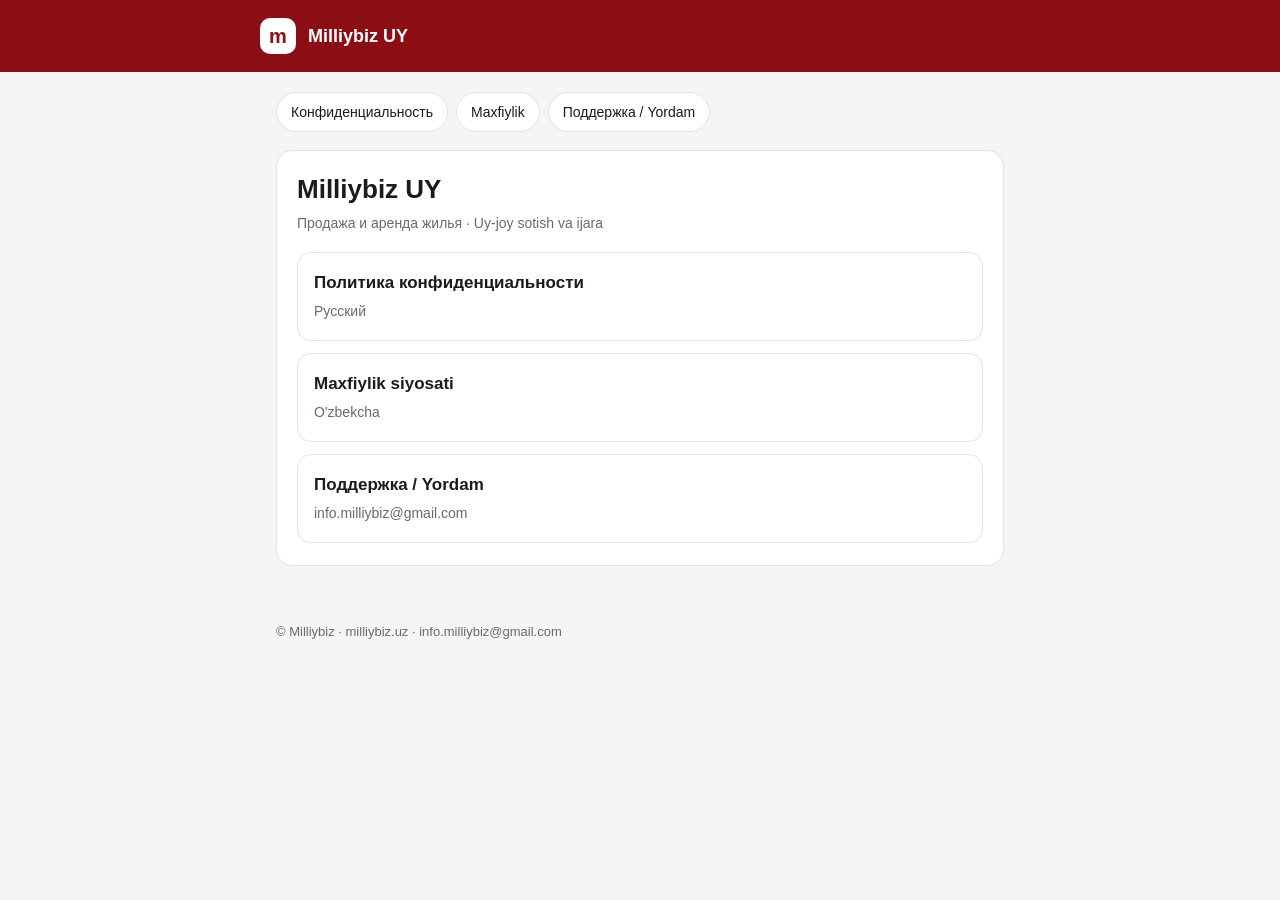
<file: index.html>
<!doctype html>
<html lang="ru">
<head>
<meta charset="utf-8">
<meta name="viewport" content="width=device-width, initial-scale=1">
<title>Milliybiz UY</title>
<meta name="robots" content="index,follow">
<link rel="stylesheet" href="legal.css">
</head>
<body>
<header><div class="in"><div class="brand"><span class="logo">m</span><span>Milliybiz UY</span></div></div></header>
<main>
<nav class="tabs"><a href="privacy-ru.html" hreflang="ru">Конфиденциальность</a><a href="privacy-uz.html" hreflang="uz">Maxfiylik</a><a href="support.html">Поддержка / Yordam</a></nav>
<article>
<h1>Milliybiz UY</h1>
<p class="upd">Продажа и аренда жилья · Uy-joy sotish va ijara</p>
<div class="cards">
<a class="card" href="privacy-ru.html"><b>Политика конфиденциальности</b><span>Русский</span></a>
<a class="card" href="privacy-uz.html"><b>Maxfiylik siyosati</b><span>O'zbekcha</span></a>
<a class="card" href="support.html"><b>Поддержка / Yordam</b><span>info.milliybiz@gmail.com</span></a>
</div>
</article>
</main>
<footer>© Milliybiz · milliybiz.uz · info.milliybiz@gmail.com</footer>
</body>
</html>
</file>
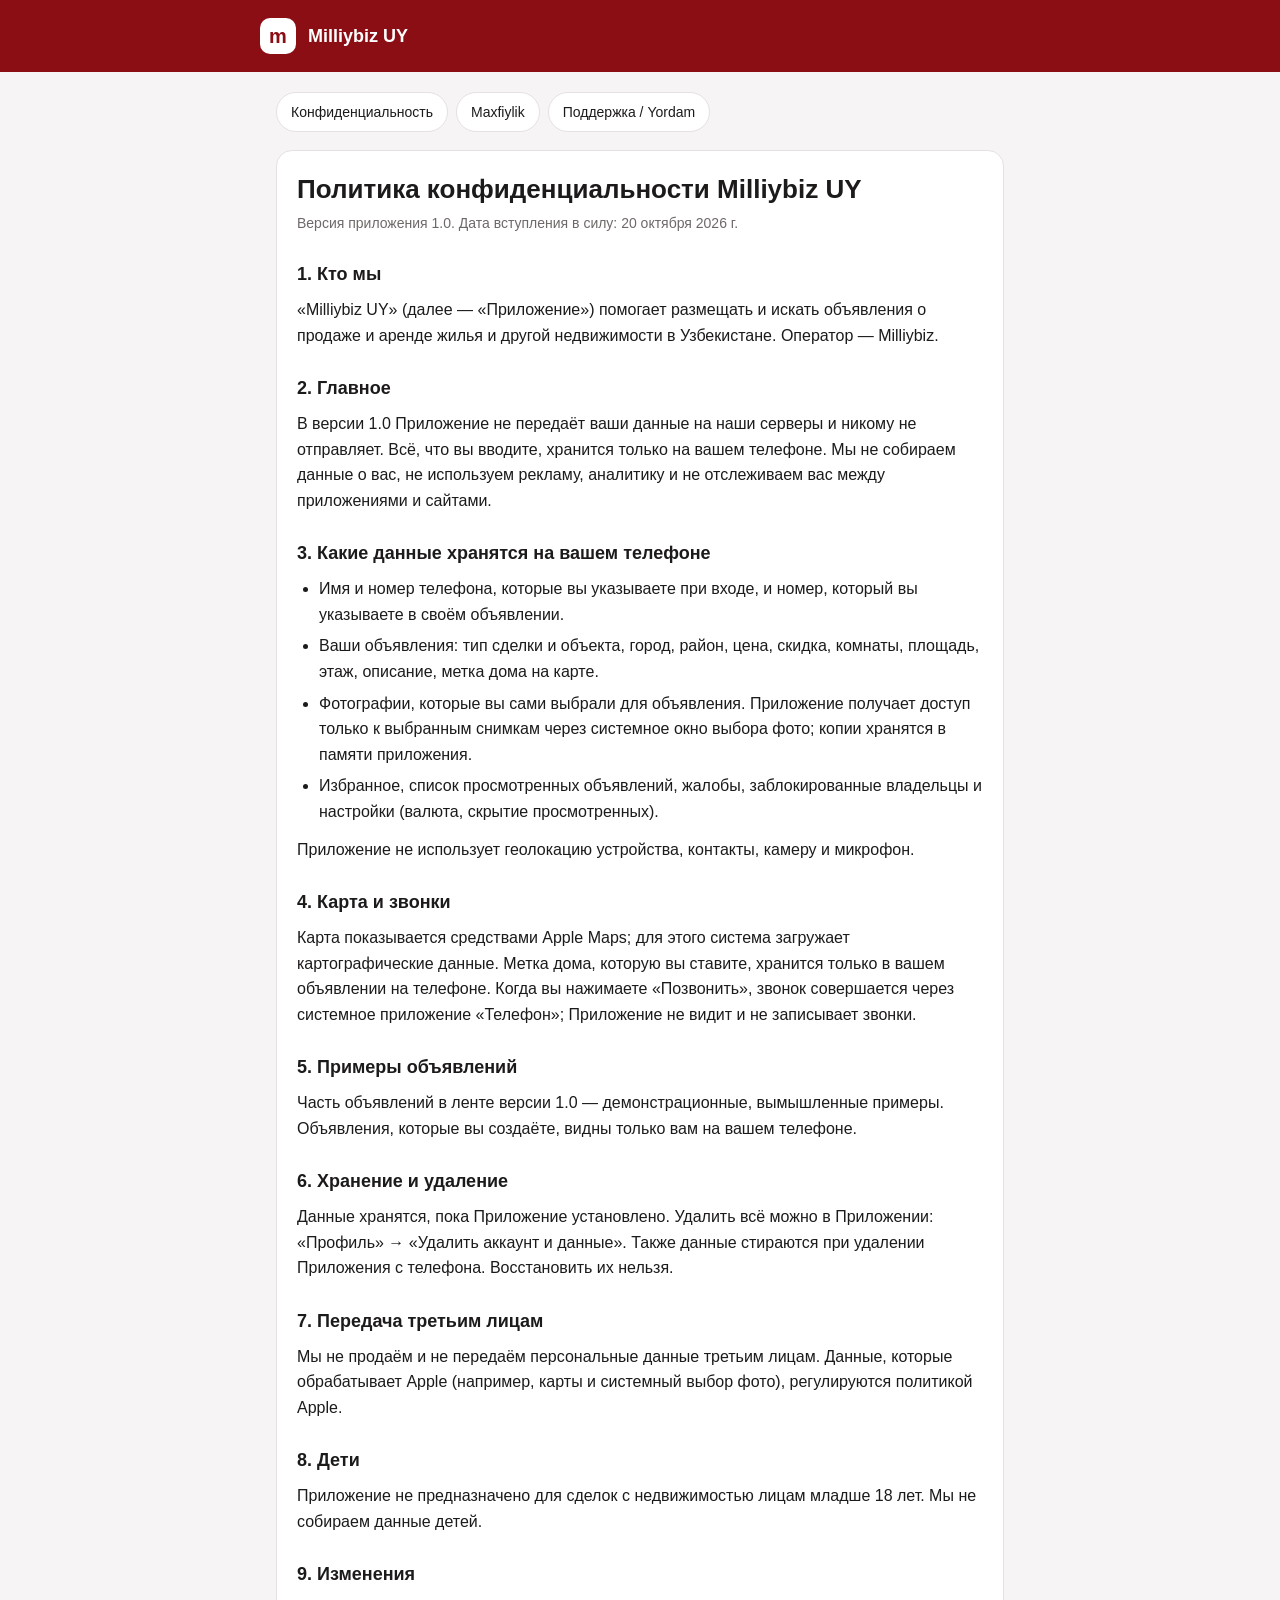
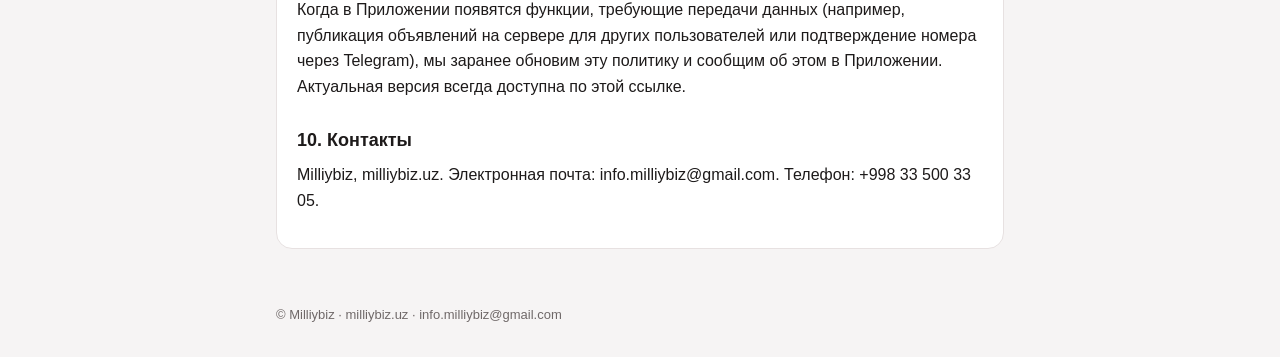
<file: privacy-ru.html>
<!doctype html>
<html lang="ru">
<head>
<meta charset="utf-8">
<meta name="viewport" content="width=device-width, initial-scale=1">
<title>Политика конфиденциальности Milliybiz UY</title>
<meta name="robots" content="index,follow">
<link rel="stylesheet" href="legal.css">
</head>
<body>
<header><div class="in"><div class="brand"><span class="logo">m</span><span>Milliybiz UY</span></div></div></header>
<main>
<nav class="tabs"><a href="privacy-ru.html" hreflang="ru">Конфиденциальность</a><a href="privacy-uz.html" hreflang="uz">Maxfiylik</a><a href="support.html">Поддержка / Yordam</a></nav>
<article>
<h1>Политика конфиденциальности Milliybiz UY</h1>
<p class="upd">Версия приложения 1.0. Дата вступления в силу: 20 октября 2026 г.</p>
<h2>1. Кто мы</h2>
<p>«Milliybiz UY» (далее — «Приложение») помогает размещать и искать объявления о продаже и аренде жилья и другой недвижимости в Узбекистане. Оператор — Milliybiz.</p>
<h2>2. Главное</h2>
<p>В версии 1.0 Приложение не передаёт ваши данные на наши серверы и никому не отправляет. Всё, что вы вводите, хранится только на вашем телефоне. Мы не собираем данные о вас, не используем рекламу, аналитику и не отслеживаем вас между приложениями и сайтами.</p>
<h2>3. Какие данные хранятся на вашем телефоне</h2>
<ul>
  <li>Имя и номер телефона, которые вы указываете при входе, и номер, который вы указываете в своём объявлении.</li>
  <li>Ваши объявления: тип сделки и объекта, город, район, цена, скидка, комнаты, площадь, этаж, описание, метка дома на карте.</li>
  <li>Фотографии, которые вы сами выбрали для объявления. Приложение получает доступ только к выбранным снимкам через системное окно выбора фото; копии хранятся в памяти приложения.</li>
  <li>Избранное, список просмотренных объявлений, жалобы, заблокированные владельцы и настройки (валюта, скрытие просмотренных).</li>
</ul>
<p>Приложение не использует геолокацию устройства, контакты, камеру и микрофон.</p>
<h2>4. Карта и звонки</h2>
<p>Карта показывается средствами Apple Maps; для этого система загружает картографические данные. Метка дома, которую вы ставите, хранится только в вашем объявлении на телефоне. Когда вы нажимаете «Позвонить», звонок совершается через системное приложение «Телефон»; Приложение не видит и не записывает звонки.</p>
<h2>5. Примеры объявлений</h2>
<p>Часть объявлений в ленте версии 1.0 — демонстрационные, вымышленные примеры. Объявления, которые вы создаёте, видны только вам на вашем телефоне.</p>
<h2>6. Хранение и удаление</h2>
<p>Данные хранятся, пока Приложение установлено. Удалить всё можно в Приложении: «Профиль» → «Удалить аккаунт и данные». Также данные стираются при удалении Приложения с телефона. Восстановить их нельзя.</p>
<h2>7. Передача третьим лицам</h2>
<p>Мы не продаём и не передаём персональные данные третьим лицам. Данные, которые обрабатывает Apple (например, карты и системный выбор фото), регулируются политикой Apple.</p>
<h2>8. Дети</h2>
<p>Приложение не предназначено для сделок с недвижимостью лицам младше 18 лет. Мы не собираем данные детей.</p>
<h2>9. Изменения</h2>
<p>Когда в Приложении появятся функции, требующие передачи данных (например, публикация объявлений на сервере для других пользователей или подтверждение номера через Telegram), мы заранее обновим эту политику и сообщим об этом в Приложении. Актуальная версия всегда доступна по этой ссылке.</p>
<h2>10. Контакты</h2>
<p>Milliybiz, milliybiz.uz. Электронная почта: info.milliybiz@gmail.com. Телефон: +998 33 500 33 05.</p>
</article>
</main>
<footer>© Milliybiz · milliybiz.uz · info.milliybiz@gmail.com</footer>
</body>
</html>
</file>
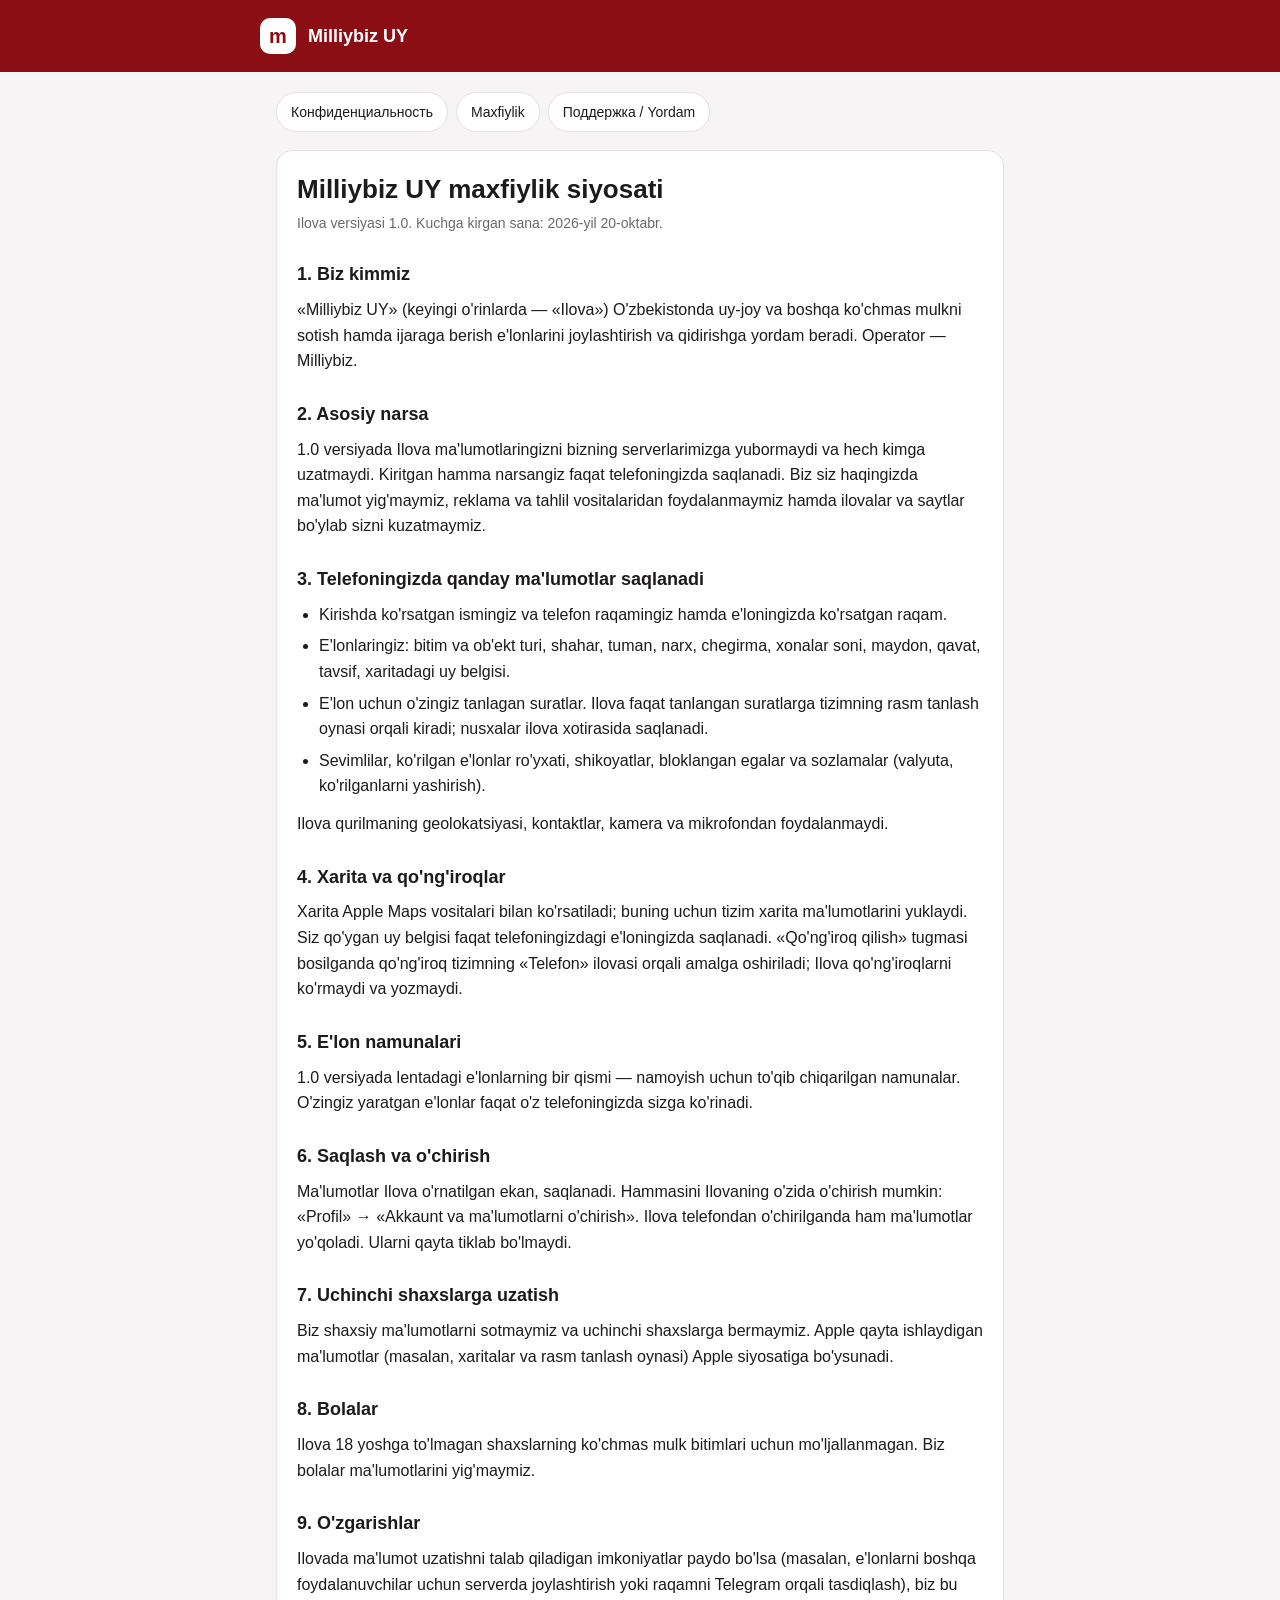
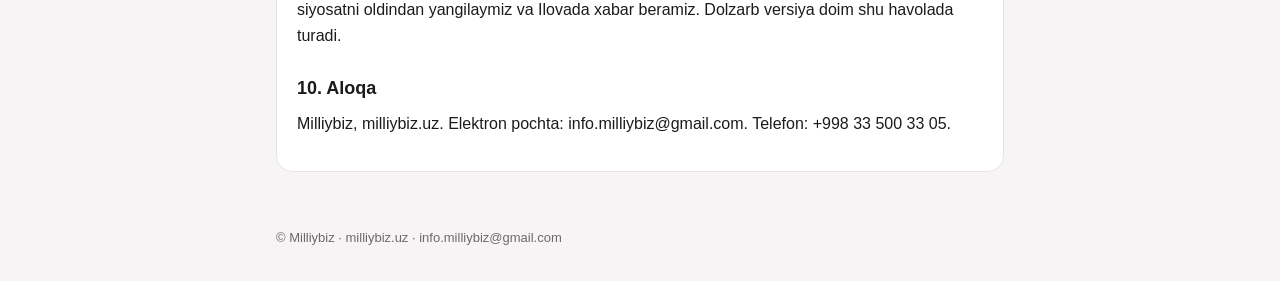
<file: privacy-uz.html>
<!doctype html>
<html lang="uz">
<head>
<meta charset="utf-8">
<meta name="viewport" content="width=device-width, initial-scale=1">
<title>Milliybiz UY maxfiylik siyosati</title>
<meta name="robots" content="index,follow">
<link rel="stylesheet" href="legal.css">
</head>
<body>
<header><div class="in"><div class="brand"><span class="logo">m</span><span>Milliybiz UY</span></div></div></header>
<main>
<nav class="tabs"><a href="privacy-ru.html" hreflang="ru">Конфиденциальность</a><a href="privacy-uz.html" hreflang="uz">Maxfiylik</a><a href="support.html">Поддержка / Yordam</a></nav>
<article>
<h1>Milliybiz UY maxfiylik siyosati</h1>
<p class="upd">Ilova versiyasi 1.0. Kuchga kirgan sana: 2026-yil 20-oktabr.</p>
<h2>1. Biz kimmiz</h2>
<p>«Milliybiz UY» (keyingi o'rinlarda — «Ilova») O'zbekistonda uy-joy va boshqa ko'chmas mulkni sotish hamda ijaraga berish e'lonlarini joylashtirish va qidirishga yordam beradi. Operator — Milliybiz.</p>
<h2>2. Asosiy narsa</h2>
<p>1.0 versiyada Ilova ma'lumotlaringizni bizning serverlarimizga yubormaydi va hech kimga uzatmaydi. Kiritgan hamma narsangiz faqat telefoningizda saqlanadi. Biz siz haqingizda ma'lumot yig'maymiz, reklama va tahlil vositalaridan foydalanmaymiz hamda ilovalar va saytlar bo'ylab sizni kuzatmaymiz.</p>
<h2>3. Telefoningizda qanday ma'lumotlar saqlanadi</h2>
<ul>
  <li>Kirishda ko'rsatgan ismingiz va telefon raqamingiz hamda e'loningizda ko'rsatgan raqam.</li>
  <li>E'lonlaringiz: bitim va ob'ekt turi, shahar, tuman, narx, chegirma, xonalar soni, maydon, qavat, tavsif, xaritadagi uy belgisi.</li>
  <li>E'lon uchun o'zingiz tanlagan suratlar. Ilova faqat tanlangan suratlarga tizimning rasm tanlash oynasi orqali kiradi; nusxalar ilova xotirasida saqlanadi.</li>
  <li>Sevimlilar, ko'rilgan e'lonlar ro'yxati, shikoyatlar, bloklangan egalar va sozlamalar (valyuta, ko'rilganlarni yashirish).</li>
</ul>
<p>Ilova qurilmaning geolokatsiyasi, kontaktlar, kamera va mikrofondan foydalanmaydi.</p>
<h2>4. Xarita va qo'ng'iroqlar</h2>
<p>Xarita Apple Maps vositalari bilan ko'rsatiladi; buning uchun tizim xarita ma'lumotlarini yuklaydi. Siz qo'ygan uy belgisi faqat telefoningizdagi e'loningizda saqlanadi. «Qo'ng'iroq qilish» tugmasi bosilganda qo'ng'iroq tizimning «Telefon» ilovasi orqali amalga oshiriladi; Ilova qo'ng'iroqlarni ko'rmaydi va yozmaydi.</p>
<h2>5. E'lon namunalari</h2>
<p>1.0 versiyada lentadagi e'lonlarning bir qismi — namoyish uchun to'qib chiqarilgan namunalar. O'zingiz yaratgan e'lonlar faqat o'z telefoningizda sizga ko'rinadi.</p>
<h2>6. Saqlash va o'chirish</h2>
<p>Ma'lumotlar Ilova o'rnatilgan ekan, saqlanadi. Hammasini Ilovaning o'zida o'chirish mumkin: «Profil» → «Akkaunt va ma'lumotlarni o'chirish». Ilova telefondan o'chirilganda ham ma'lumotlar yo'qoladi. Ularni qayta tiklab bo'lmaydi.</p>
<h2>7. Uchinchi shaxslarga uzatish</h2>
<p>Biz shaxsiy ma'lumotlarni sotmaymiz va uchinchi shaxslarga bermaymiz. Apple qayta ishlaydigan ma'lumotlar (masalan, xaritalar va rasm tanlash oynasi) Apple siyosatiga bo'ysunadi.</p>
<h2>8. Bolalar</h2>
<p>Ilova 18 yoshga to'lmagan shaxslarning ko'chmas mulk bitimlari uchun mo'ljallanmagan. Biz bolalar ma'lumotlarini yig'maymiz.</p>
<h2>9. O'zgarishlar</h2>
<p>Ilovada ma'lumot uzatishni talab qiladigan imkoniyatlar paydo bo'lsa (masalan, e'lonlarni boshqa foydalanuvchilar uchun serverda joylashtirish yoki raqamni Telegram orqali tasdiqlash), biz bu siyosatni oldindan yangilaymiz va Ilovada xabar beramiz. Dolzarb versiya doim shu havolada turadi.</p>
<h2>10. Aloqa</h2>
<p>Milliybiz, milliybiz.uz. Elektron pochta: info.milliybiz@gmail.com. Telefon: +998 33 500 33 05.</p>
</article>
</main>
<footer>© Milliybiz · milliybiz.uz · info.milliybiz@gmail.com</footer>
</body>
</html>
</file>
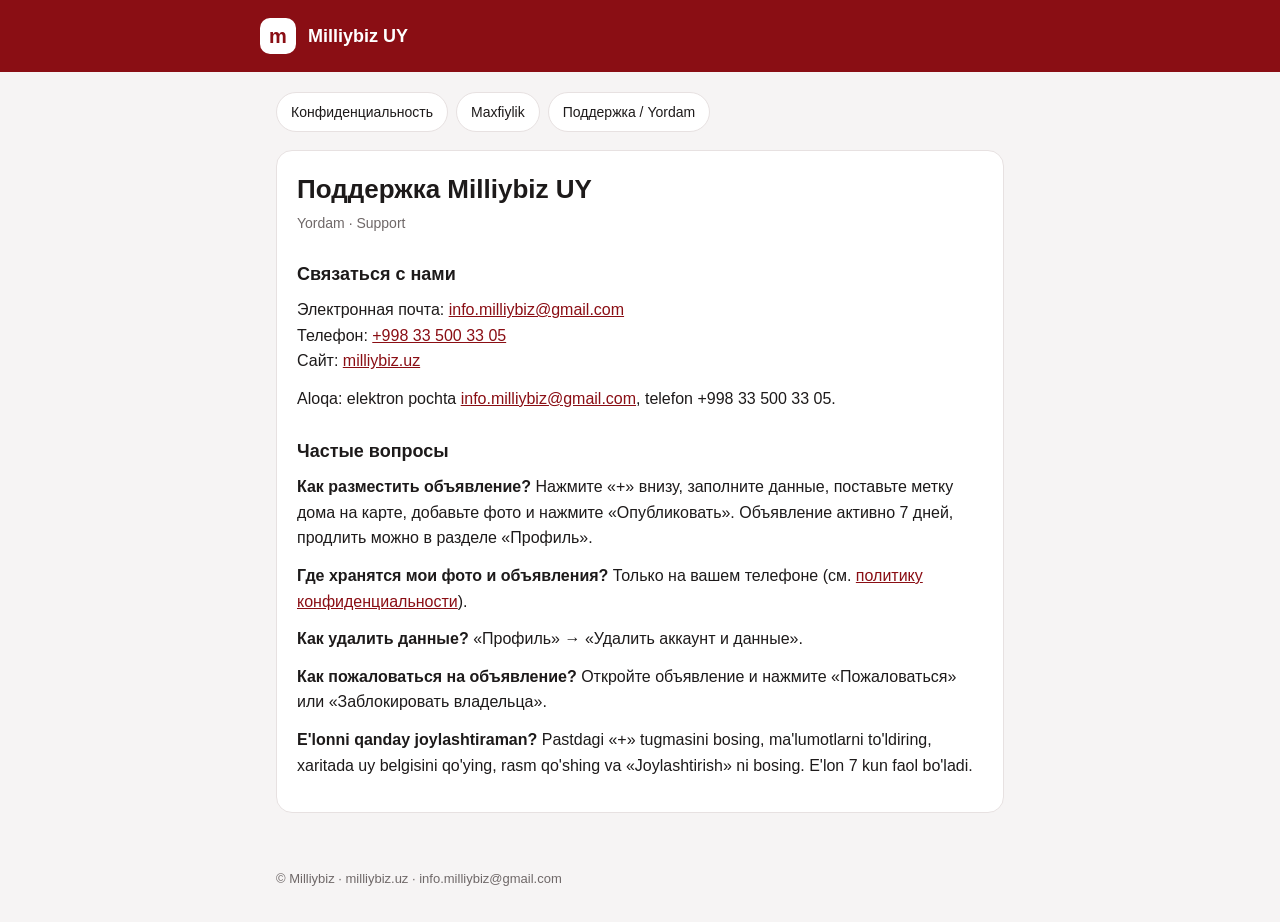
<file: support.html>
<!doctype html>
<html lang="ru">
<head>
<meta charset="utf-8">
<meta name="viewport" content="width=device-width, initial-scale=1">
<title>Поддержка Milliybiz UY / Yordam</title>
<meta name="robots" content="index,follow">
<link rel="stylesheet" href="legal.css">
</head>
<body>
<header><div class="in"><div class="brand"><span class="logo">m</span><span>Milliybiz UY</span></div></div></header>
<main>
<nav class="tabs"><a href="privacy-ru.html" hreflang="ru">Конфиденциальность</a><a href="privacy-uz.html" hreflang="uz">Maxfiylik</a><a href="support.html">Поддержка / Yordam</a></nav>
<article>
<h1>Поддержка Milliybiz UY</h1>
<p class="upd">Yordam · Support</p>
<h2>Связаться с нами</h2>
<p>Электронная почта: <a href="mailto:info.milliybiz@gmail.com">info.milliybiz@gmail.com</a><br>Телефон: <a href="tel:+998335003305">+998 33 500 33 05</a><br>Сайт: <a href="https://milliybiz.uz">milliybiz.uz</a></p>
<p>Aloqa: elektron pochta <a href="mailto:info.milliybiz@gmail.com">info.milliybiz@gmail.com</a>, telefon +998 33 500 33 05.</p>
<h2>Частые вопросы</h2>
<p><b>Как разместить объявление?</b> Нажмите «+» внизу, заполните данные, поставьте метку дома на карте, добавьте фото и нажмите «Опубликовать». Объявление активно 7 дней, продлить можно в разделе «Профиль».</p>
<p><b>Где хранятся мои фото и объявления?</b> Только на вашем телефоне (см. <a href="privacy-ru.html">политику конфиденциальности</a>).</p>
<p><b>Как удалить данные?</b> «Профиль» → «Удалить аккаунт и данные».</p>
<p><b>Как пожаловаться на объявление?</b> Откройте объявление и нажмите «Пожаловаться» или «Заблокировать владельца».</p>
<p><b>E'lonni qanday joylashtiraman?</b> Pastdagi «+» tugmasini bosing, ma'lumotlarni to'ldiring, xaritada uy belgisini qo'ying, rasm qo'shing va «Joylashtirish» ni bosing. E'lon 7 kun faol bo'ladi.</p>
</article>
</main>
<footer>© Milliybiz · milliybiz.uz · info.milliybiz@gmail.com</footer>
</body>
</html>
</file>
<file: legal.css>
:root{--bg:#f6f4f4;--card:#fff;--ink:#1d1a1a;--muted:#6f6868;--line:#e7e1e1;--red:#8a0e14;--soft:#f6e6e7}
@media (prefers-color-scheme:dark){:root:not([data-theme=light]){--bg:#161212;--card:#201a1a;--ink:#f2eded;--muted:#a79d9d;--line:#332a2a;--red:#e0777c;--soft:#2c1f20}}
*{box-sizing:border-box}
html{-webkit-text-size-adjust:100%}
body{margin:0;background:var(--bg);color:var(--ink);font:16px/1.6 -apple-system,BlinkMacSystemFont,"Segoe UI",Roboto,Helvetica,Arial,sans-serif}
header{background:#8a0e14;color:#fff;padding:18px 16px}
header .in,main{max-width:760px;margin:0 auto}
.brand{display:flex;align-items:center;gap:12px;font-weight:800;font-size:18px}
.logo{width:36px;height:36px;border-radius:10px;background:#fff;color:#8a0e14;display:grid;place-items:center;font-weight:900;font-size:20px}
main{padding:20px 16px 56px}
nav.tabs{display:flex;flex-wrap:wrap;gap:8px;margin:0 0 18px}
nav.tabs a{padding:8px 14px;border-radius:999px;border:1px solid var(--line);background:var(--card);color:var(--ink);text-decoration:none;font-size:14px}
nav.tabs a.on{background:var(--soft);border-color:var(--red);color:var(--red);font-weight:600}
article{background:var(--card);border:1px solid var(--line);border-radius:16px;padding:22px 20px}
h1{font-size:26px;line-height:1.25;margin:0 0 6px}
.upd{color:var(--muted);font-size:14px;margin:0 0 18px}
h2{font-size:18px;margin:26px 0 8px}
p{margin:0 0 12px}
ul{margin:0 0 12px;padding-left:22px}
li{margin:0 0 6px}
a{color:var(--red)}
.cards{display:grid;gap:12px}
.card{display:block;padding:16px;border:1px solid var(--line);border-radius:14px;background:var(--card);text-decoration:none;color:var(--ink)}
.card b{display:block;font-size:17px;margin-bottom:2px}
.card span{color:var(--muted);font-size:14px}
footer{max-width:760px;margin:0 auto;padding:0 16px 32px;color:var(--muted);font-size:13px}
</file>
